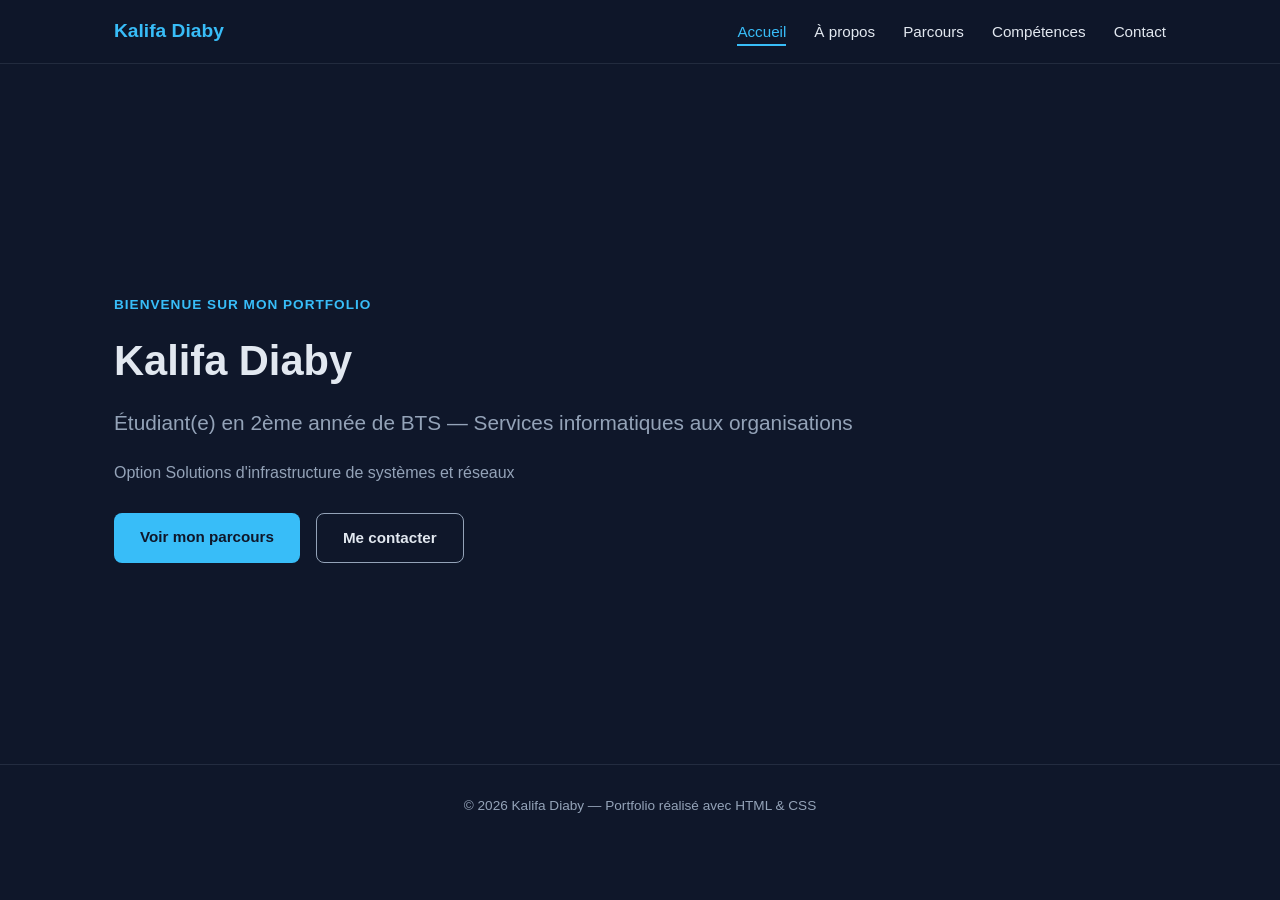
<file: index.html>
<!DOCTYPE html>
<html lang="fr">
<head>
<meta charset="UTF-8">
<meta name="viewport" content="width=device-width, initial-scale=1.0">
<title>Accueil - Mon Portfolio</title>
<link rel="stylesheet" href="style.css">
</head>
<body>

<!--
  ============================================================
  COMMENT PERSONNALISER CE PORTFOLIO (6 pages)
  ============================================================
  1. Cherchez les zones marquées "MODIFIER ICI" dans chaque
     fichier .html : index.html, apropos.html, parcours.html,
     competences.html, projets.html, contact.html.
  2. Les couleurs et le style communs sont dans style.css
     (variables --couleur-... en haut du fichier).
  3. Le menu de navigation est répété dans chaque page : si
     vous changez votre nom/logo, faites-le dans les 6 fichiers.
  4. Pour votre photo, remplacez le lien de <img id="photo-profil">
     par le nom de votre fichier image placé dans le même dossier.
  ============================================================
-->

<header>
  <nav>
    <!-- MODIFIER ICI : votre nom / logo (répété sur les 6 pages) -->
    <a href="index.html" class="logo">Kalifa Diaby</a>
    <button class="menu-toggle" id="menu-toggle" aria-label="Menu">
      <span></span><span></span><span></span>
    </button>
    <ul id="menu">
      <li><a href="index.html" class="actif">Accueil</a></li>
      <li><a href="apropos.html">À propos</a></li>
      <li><a href="parcours.html">Parcours</a></li>
      <li><a href="competences.html">Compétences</a></li>
      <li><a href="contact.html">Contact</a></li>
    </ul>
  </nav>
</header>

<section class="hero">
  <div class="hero-texte">
    <p class="intro">Bienvenue sur mon portfolio</p>
    <!-- MODIFIER ICI : nom et titre -->
    <h1>Kalifa Diaby</span></h1>
    <h2>Étudiant(e) en 2ème année de BTS &mdash; Services informatiques aux organisations</h2>
    <p class="description">
      Option Solutions d'infrastructure de systèmes et réseaux
      
    </p>
    <div class="boutons">
      <a href="parcours.html" class="btn btn-principal">Voir mon parcours</a>
      <a href="contact.html" class="btn btn-secondaire">Me contacter</a>
    </div>
  </div>
  <div class="hero-photo">
    <!-- MODIFIER ICI : remplacez le lien par le nom de votre fichier image -->
   
  </div>
</section>

<footer>
  <!-- MODIFIER ICI : votre nom -->
  <p>&copy; <span id="annee"></span> Kalifa Diaby &mdash; Portfolio réalisé avec HTML &amp; CSS</p>
</footer>

<script src="script.js"></script>
</body>
</html>
</file>
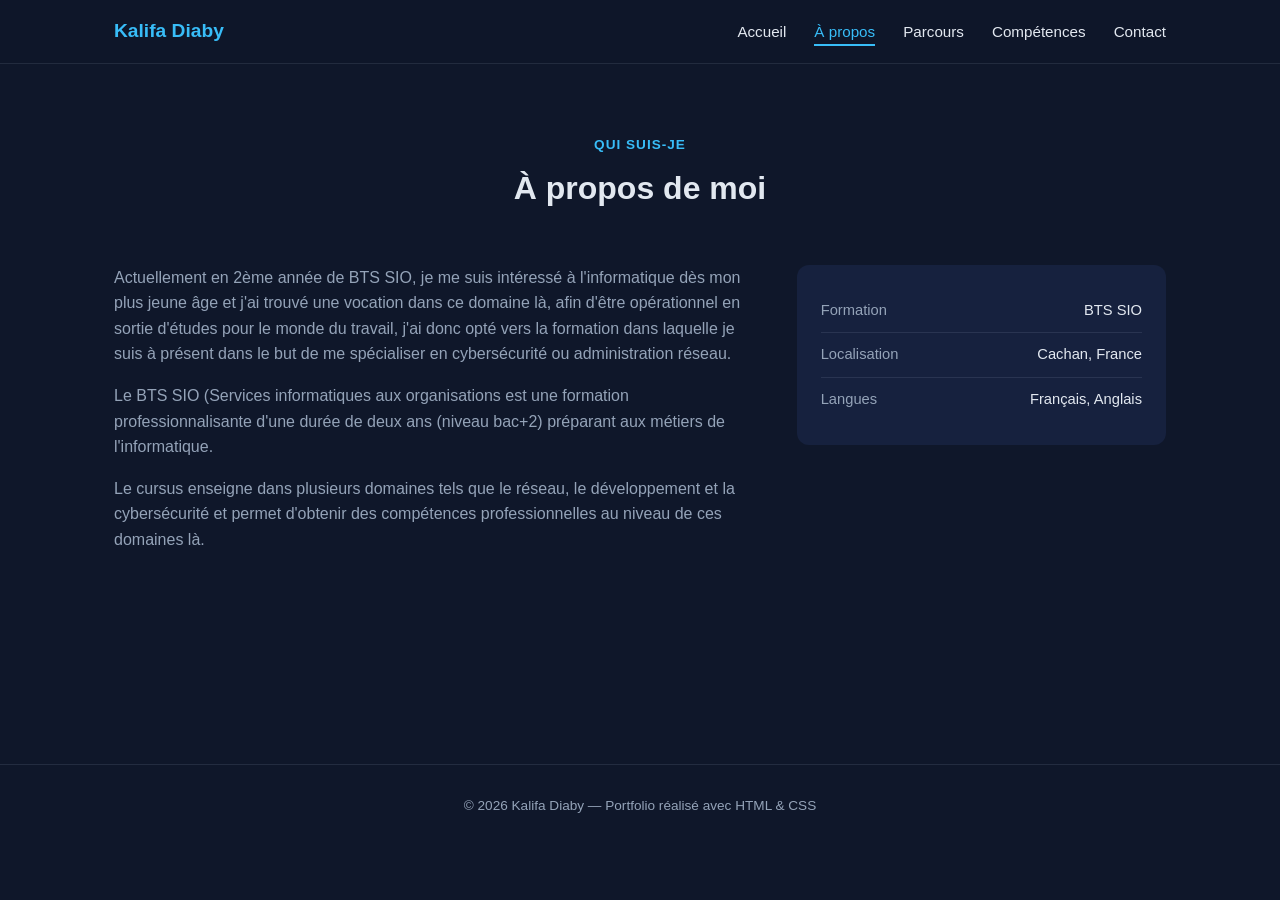
<file: apropos.html>
<!DOCTYPE html>
<html lang="fr">
<head>
<meta charset="UTF-8">
<meta name="viewport" content="width=device-width, initial-scale=1.0">
<title>À propos - Mon Portfolio</title>
<link rel="stylesheet" href="style.css">
</head>
<body>

<header>
  <nav>
    <!-- MODIFIER ICI : votre nom / logo (répété sur les 6 pages) -->
    <a href="index.html" class="logo">Kalifa Diaby</a>
    <button class="menu-toggle" id="menu-toggle" aria-label="Menu">
      <span></span><span></span><span></span>
    </button>
    <ul id="menu">
      <li><a href="index.html">Accueil</a></li>
      <li><a href="apropos.html" class="actif">À propos</a></li>
      <li><a href="parcours.html">Parcours</a></li>
      <li><a href="competences.html">Compétences</a></li>
      <li><a href="contact.html">Contact</a></li>
    </ul>
  </nav>
</header>

<main>
  <div class="titre-page">
    <p class="label">Qui suis-je</p>
    <h1>À propos de moi</h1>
  </div>

  <div class="apropos-contenu">
    <div class="apropos-texte">
      <!-- MODIFIER ICI : votre présentation détaillée -->
      <p>
        Actuellement en 2ème année de BTS SIO, je me suis intéressé à 
        l'informatique dès mon plus jeune âge et j'ai trouvé une vocation
        dans ce domaine là, afin d'être opérationnel en sortie d'études 
        pour le monde du travail, j'ai donc opté vers la formation dans 
        laquelle je suis à présent dans le but de me spécialiser en
        cybersécurité ou administration réseau.
      </p>
      <p>
        Le BTS SIO (Services informatiques aux organisations est une 
        formation professionnalisante d'une durée de deux ans (niveau bac+2) 
        préparant aux métiers de l'informatique.
      </p>
      <p>
        Le cursus enseigne dans plusieurs domaines tels que le réseau, le 
        développement et la cybersécurité et permet d'obtenir des compétences 
        professionnelles au niveau de ces domaines là.
      </p>
    </div>
    <div class="apropos-infos">
      <ul>
        <!-- MODIFIER ICI : vos informations personnelles -->
        <li><span>Formation</span><span>BTS SIO</span></li>
        <li><span>Localisation</span><span>Cachan, France</span></li>
        <li><span>Langues</span><span>Français, Anglais</span></li>
      </ul>
    </div>
  </div>
</main>

<footer>
  <!-- MODIFIER ICI : votre nom -->
  <p>&copy; <span id="annee"></span> Kalifa Diaby &mdash; Portfolio réalisé avec HTML &amp; CSS</p>
</footer>

<script src="script.js"></script>
</body>
</html>
</file>
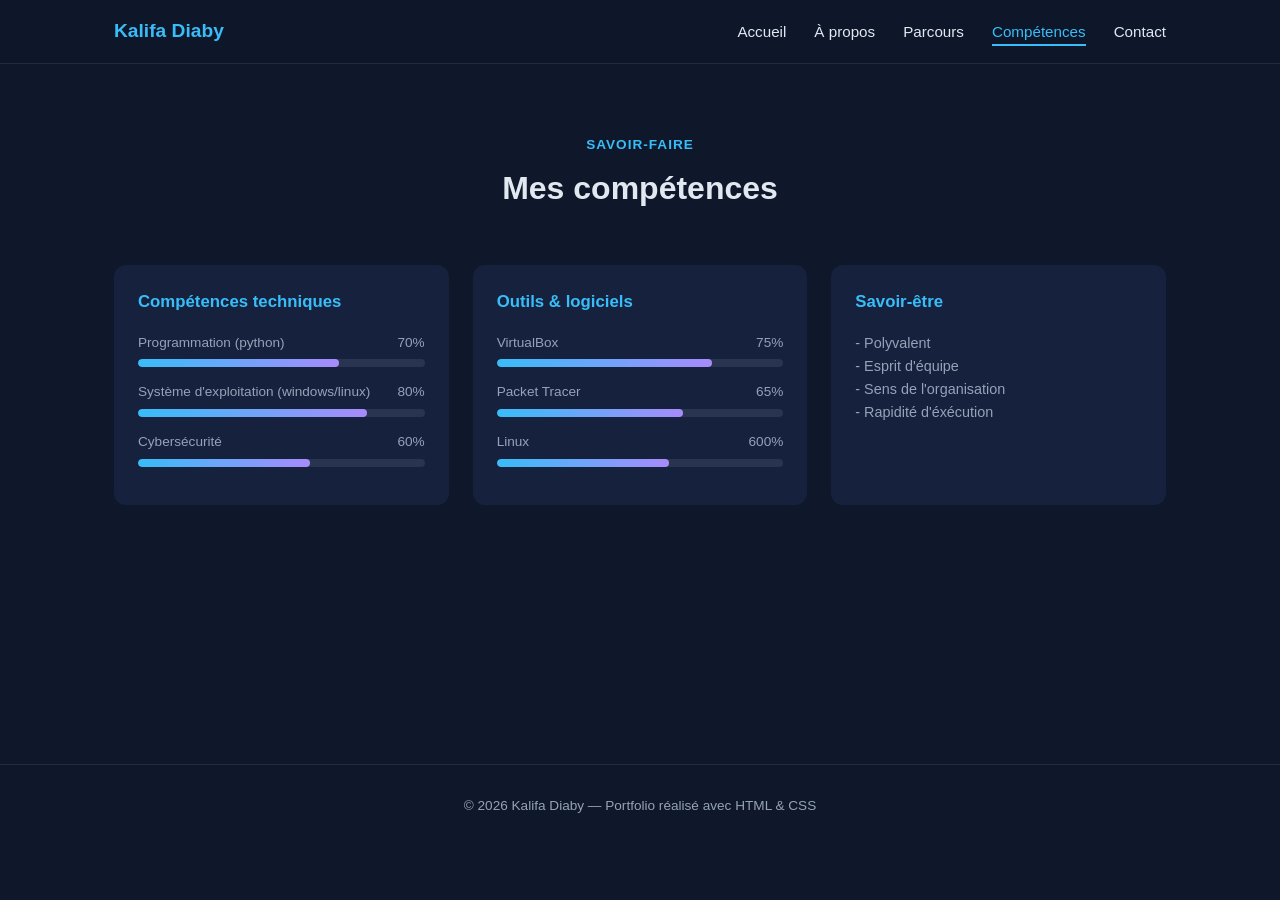
<file: competences.html>
<!DOCTYPE html>
<html lang="fr">
<head>
<meta charset="UTF-8">
<meta name="viewport" content="width=device-width, initial-scale=1.0">
<title>Compétences - Mon Portfolio</title>
<link rel="stylesheet" href="style.css">
</head>
<body>

<header>
  <nav>
    <!-- MODIFIER ICI : votre nom / logo (répété sur les 6 pages) -->
    <a href="index.html" class="logo">Kalifa Diaby</a>
    <button class="menu-toggle" id="menu-toggle" aria-label="Menu">
      <span></span><span></span><span></span>
    </button>
    <ul id="menu">
      <li><a href="index.html">Accueil</a></li>
      <li><a href="apropos.html">À propos</a></li>
      <li><a href="parcours.html">Parcours</a></li>
      <li><a href="competences.html" class="actif">Compétences</a></li>
      <li><a href="contact.html">Contact</a></li>
    </ul>
  </nav>
</header>

<main>
  <div class="titre-page">
    <p class="label">Savoir-faire</p>
    <h1>Mes compétences</h1>
  </div>

  <div class="competences-grille">

    <!-- MODIFIER ICI : catégorie de compétences n°1 -->
    <div class="competence-carte">
      <h3>Compétences techniques</h3>

      <div class="barre">
        <div class="nom-barre"><span>Programmation (python)</span><span>70%</span></div>
        <div class="barre-fond"><div class="barre-remplissage" style="width: 70%;"></div></div>
      </div>

      <div class="barre">
        <div class="nom-barre"><span>Système d'exploitation (windows/linux)</span><span>80%</span></div>
        <div class="barre-fond"><div class="barre-remplissage" style="width: 80%;"></div></div>
      </div>

      <div class="barre">
        <div class="nom-barre"><span>Cybersécurité</span><span>60%</span></div>
        <div class="barre-fond"><div class="barre-remplissage" style="width: 60%;"></div></div>
      </div>
    </div>

    <!-- MODIFIER ICI : catégorie de compétences n°2 -->
    <div class="competence-carte">
      <h3>Outils &amp; logiciels</h3>

      <div class="barre">
        <div class="nom-barre"><span>VirtualBox</span><span>75%</span></div>
        <div class="barre-fond"><div class="barre-remplissage" style="width: 75%;"></div></div>
      </div>

      <div class="barre">
        <div class="nom-barre"><span>Packet Tracer</span><span>65%</span></div>
        <div class="barre-fond"><div class="barre-remplissage" style="width: 65%;"></div></div>
      </div>

      <div class="barre">
        <div class="nom-barre"><span>Linux</span><span>600%</span></div>
        <div class="barre-fond"><div class="barre-remplissage" style="width: 60%;"></div></div>
      </div>
    </div>

    <!-- MODIFIER ICI : compétences humaines / transversales -->
    <div class="competence-carte">
      <h3>Savoir-être</h3>
      <p style="color: var(--couleur-texte-doux); font-size: 0.9rem;">
        - Polyvalent
       </p>
       <p style="color: var(--couleur-texte-doux); font-size: 0.9rem;"> 
      - Esprit d'équipe
       </p>
        <p style="color: var(--couleur-texte-doux); font-size: 0.9rem;">
       - Sens de l'organisation
       </p>
        <p style="color: var(--couleur-texte-doux); font-size: 0.9rem;">
       - Rapidité d'éxécution
       </p>
    </div>

  </div>
</main>

<footer>
  <!-- MODIFIER ICI : votre nom -->
  <p>&copy; <span id="annee"></span> Kalifa Diaby &mdash; Portfolio réalisé avec HTML &amp; CSS</p>
</footer>

<script src="script.js"></script>
</body>
</html>
</file>
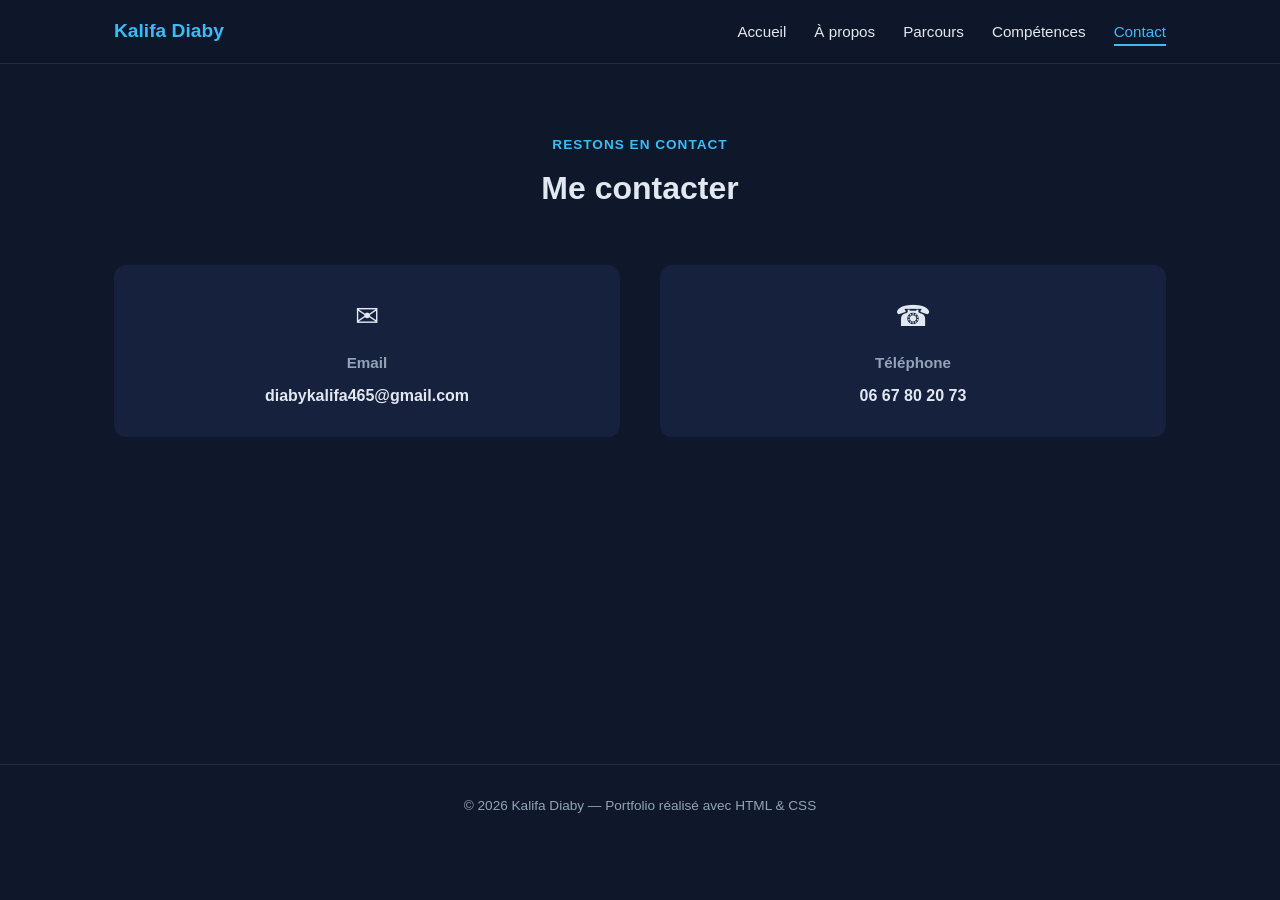
<file: contact.html>
<!DOCTYPE html>
<html lang="fr">
<head>
<meta charset="UTF-8">
<meta name="viewport" content="width=device-width, initial-scale=1.0">
<title>Contact - Mon Portfolio</title>
<link rel="stylesheet" href="style.css">
</head>
<body>

<header>
  <nav>
    <!-- MODIFIER ICI : votre nom / logo (répété sur les 6 pages) -->
    <a href="index.html" class="logo">Kalifa Diaby</a>
    <button class="menu-toggle" id="menu-toggle" aria-label="Menu">
      <span></span><span></span><span></span>
    </button>
    <ul id="menu">
      <li><a href="index.html">Accueil</a></li>
      <li><a href="apropos.html">À propos</a></li>
      <li><a href="parcours.html">Parcours</a></li>
      <li><a href="competences.html">Compétences</a></li>
      <li><a href="contact.html" class="actif">Contact</a></li>
    </ul>
  </nav>
</header>

<main>
  <div class="titre-page">
    <p class="label">Restons en contact</p>
    <h1>Me contacter</h1>
  </div>

  <div class="contact-contenu">

    <!-- MODIFIER ICI : votre email -->
    <div class="contact-carte">
      <div class="icone">&#9993;</div>
      <h3>Email</h3>
      <a href="mailto:votre.email@exemple.com">diabykalifa465@gmail.com</a>
    </div>

    <!-- MODIFIER ICI : votre téléphone -->
    <div class="contact-carte">
      <div class="icone">&#9742;</div>
      <h3>Téléphone</h3>
      <p>06 67 80 20 73</p>
    </div>



    

  </div>
</main>

<footer>
  <!-- MODIFIER ICI : votre nom -->
  <p>&copy; <span id="annee"></span> Kalifa Diaby &mdash; Portfolio réalisé avec HTML &amp; CSS</p>
</footer>

<script src="script.js"></script>
</body>
</html>
</file>
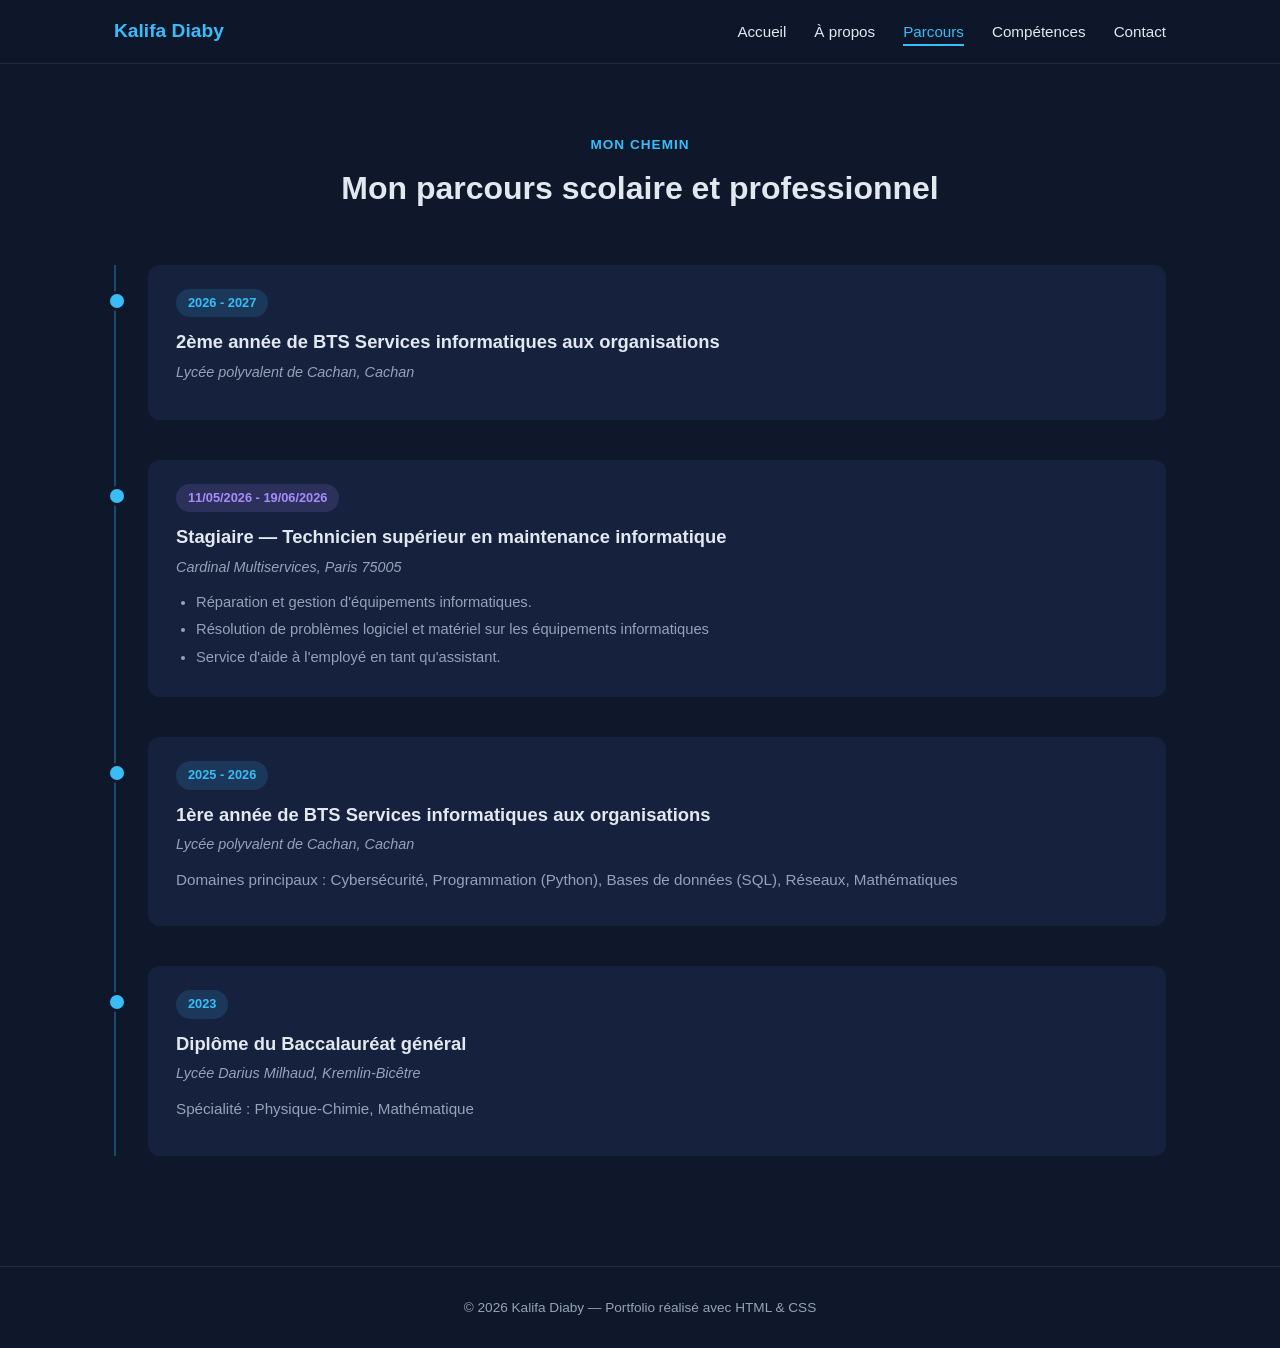
<file: parcours.html>
<!DOCTYPE html>
<html lang="fr">
<head>
<meta charset="UTF-8">
<meta name="viewport" content="width=device-width, initial-scale=1.0">
<title>Parcours - Mon Portfolio</title>
<link rel="stylesheet" href="style.css">
</head>
<body>

<header>
  <nav>
    <!-- MODIFIER ICI : votre nom / logo (répété sur les 6 pages) -->
    <a href="index.html" class="logo">Kalifa Diaby</a>
    <button class="menu-toggle" id="menu-toggle" aria-label="Menu">
      <span></span><span></span><span></span>
    </button>
    <ul id="menu">
      <li><a href="index.html">Accueil</a></li>
      <li><a href="apropos.html">À propos</a></li>
      <li><a href="parcours.html" class="actif">Parcours</a></li>
      <li><a href="competences.html">Compétences</a></li>
      <li><a href="contact.html">Contact</a></li>
    </ul>
  </nav>
</header>

<main>
  <div class="titre-page">
    <p class="label">Mon chemin</p>
    <h1>Mon parcours scolaire et professionnel</h1>
  </div>

  <div class="timeline">

    <!--
      Chaque bloc "etape" = une étape de votre parcours.
      Ajoutez la classe "pro" pour une expérience professionnelle
      (change la couleur du badge de période).
      Copiez/collez un bloc pour en ajouter un nouveau.
      Ordre conseillé : du plus récent (en haut) au plus ancien (en bas).
    -->

    <!-- MODIFIER ICI : Année 2 de BTS (ou année la plus récente) -->
    <div class="etape">
      <span class="periode">2026 - 2027</span>
      <h3>2ème année de BTS Services informatiques aux organisations</h3>
      <div class="lieu">Lycée polyvalent de Cachan, Cachan</div>
      <p class="detail">
        
      </p>
      <ul class="taches">
      </ul>
    </div>

    <!-- MODIFIER ICI : un stage ou une expérience professionnelle -->
    <div class="etape pro">
      <span class="periode">11/05/2026 - 19/06/2026</span>
      <h3>Stagiaire &mdash; Technicien supérieur en maintenance informatique</h3>
      <div class="lieu">Cardinal Multiservices, Paris 75005</div>
      <p class="detail">
      </p>
      <ul class="taches">
        <li>Réparation et gestion d'équipements informatiques.</li>
        <li>Résolution de problèmes logiciel et matériel sur les équipements informatiques</li>
        <li>Service d'aide à l'employé en tant qu'assistant.</li>
      </ul>
    </div>

    <!-- MODIFIER ICI : Année 1 de BTS -->
    <div class="etape">
      <span class="periode">2025 - 2026</span>
      <h3>1ère année de BTS Services informatiques aux organisations</h3>
      <div class="lieu">Lycée polyvalent de Cachan, Cachan</div>
      <p class="detail">
        Domaines principaux : Cybersécurité, Programmation (Python), Bases de données (SQL), Réseaux, Mathématiques
      </p>
      <ul class="taches">
      </ul>
    </div>

    <!-- MODIFIER ICI : votre diplôme précédent (Bac, etc.) -->
    <div class="etape">
      <span class="periode">2023</span>
      <h3>Diplôme du Baccalauréat général</h3>
      <div class="lieu">Lycée Darius Milhaud, Kremlin-Bicêtre</div>
      <p class="detail">
        Spécialité : Physique-Chimie, Mathématique
      </p>
    </div>

    <!--
      Pour ajouter une autre étape (autre stage, job d'été,
      formation complémentaire...), dupliquez un des blocs
      ci-dessus et modifiez son contenu.
    -->

  </div>
</main>

<footer>
  <!-- MODIFIER ICI : votre nom -->
  <p>&copy; <span id="annee"></span> Kalifa Diaby &mdash; Portfolio réalisé avec HTML &amp; CSS</p>
</footer>

<script src="script.js"></script>
</body>
</html>
</file>
<file: style.css>
:root {
  --couleur-fond: #0f172a;
  --couleur-fond-clair: #1e293b;
  --couleur-accent: #38bdf8;
  --couleur-accent-2: #a78bfa;
  --couleur-texte: #e2e8f0;
  --couleur-texte-doux: #94a3b8;
  --couleur-carte: #16213e;
}

* {
  margin: 0;
  padding: 0;
  box-sizing: border-box;
}

html {
  scroll-behavior: smooth;
}

body {
  font-family: 'Segoe UI', Arial, sans-serif;
  background-color: var(--couleur-fond);
  color: var(--couleur-texte);
  line-height: 1.6;
}

/* ---------- NAVIGATION ---------- */
header {
  position: sticky;
  top: 0;
  z-index: 100;
  background-color: rgba(15, 23, 42, 0.95);
  backdrop-filter: blur(6px);
  border-bottom: 1px solid rgba(148, 163, 184, 0.15);
}

nav {
  max-width: 1100px;
  margin: 0 auto;
  display: flex;
  align-items: center;
  justify-content: space-between;
  padding: 16px 24px;
}

nav .logo {
  font-weight: 700;
  font-size: 1.2rem;
  color: var(--couleur-accent);
  text-decoration: none;
}

nav ul {
  display: flex;
  list-style: none;
  gap: 28px;
}

nav ul li a {
  color: var(--couleur-texte);
  text-decoration: none;
  font-size: 0.95rem;
  transition: color 0.2s;
  padding-bottom: 4px;
}

nav ul li a:hover {
  color: var(--couleur-accent);
}

nav ul li a.actif {
  color: var(--couleur-accent);
  border-bottom: 2px solid var(--couleur-accent);
}

.menu-toggle {
  display: none;
  flex-direction: column;
  gap: 5px;
  cursor: pointer;
  background: none;
  border: none;
}

.menu-toggle span {
  width: 24px;
  height: 2px;
  background-color: var(--couleur-texte);
}

/* ---------- HERO (page d'accueil) ---------- */
.hero {
  max-width: 1100px;
  margin: 0 auto;
  padding: 90px 24px 60px;
  display: flex;
  align-items: center;
  gap: 48px;
  flex-wrap: wrap;
  min-height: calc(100vh - 200px);
}

.hero-texte {
  flex: 1;
  min-width: 280px;
}

.hero-texte p.intro {
  color: var(--couleur-accent);
  font-weight: 600;
  letter-spacing: 1px;
  text-transform: uppercase;
  font-size: 0.85rem;
  margin-bottom: 12px;
}

.hero-texte h1 {
  font-size: 2.6rem;
  margin-bottom: 12px;
}

.hero-texte h1 span {
  color: var(--couleur-accent);
}

.hero-texte h2 {
  font-size: 1.3rem;
  color: var(--couleur-texte-doux);
  font-weight: 400;
  margin-bottom: 20px;
}

.hero-texte p.description {
  color: var(--couleur-texte-doux);
  max-width: 520px;
  margin-bottom: 28px;
}

.boutons {
  display: flex;
  gap: 16px;
  flex-wrap: wrap;
}

.btn {
  display: inline-block;
  padding: 12px 26px;
  border-radius: 8px;
  text-decoration: none;
  font-weight: 600;
  font-size: 0.95rem;
  transition: transform 0.2s, box-shadow 0.2s;
}

.btn-principal {
  background-color: var(--couleur-accent);
  color: #0f172a;
}

.btn-secondaire {
  border: 1px solid var(--couleur-texte-doux);
  color: var(--couleur-texte);
}

.btn:hover {
  transform: translateY(-3px);
  box-shadow: 0 8px 20px rgba(56, 189, 248, 0.25);
}

.hero-photo {
  flex-shrink: 0;
}

.hero-photo img {
  width: 220px;
  height: 220px;
  border-radius: 50%;
  object-fit: cover;
  border: 3px solid var(--couleur-accent);
}

/* ---------- SECTIONS GENERALES / PAGES ---------- */
main {
  max-width: 1100px;
  margin: 0 auto;
  padding: 70px 24px;
  min-height: calc(100vh - 200px);
}

.titre-page {
  text-align: center;
  margin-bottom: 50px;
}

.titre-page p.label {
  color: var(--couleur-accent);
  font-weight: 600;
  letter-spacing: 1px;
  text-transform: uppercase;
  font-size: 0.85rem;
  margin-bottom: 8px;
}

.titre-page h1 {
  font-size: 2rem;
}

/* ---------- A PROPOS ---------- */
.apropos-contenu {
  display: flex;
  gap: 40px;
  flex-wrap: wrap;
}

.apropos-texte {
  flex: 2;
  min-width: 280px;
  color: var(--couleur-texte-doux);
}

.apropos-texte p {
  margin-bottom: 16px;
}

.apropos-infos {
  flex: 1;
  min-width: 220px;
  background-color: var(--couleur-carte);
  border-radius: 12px;
  padding: 24px;
  align-self: flex-start;
}

.apropos-infos ul {
  list-style: none;
}

.apropos-infos li {
  display: flex;
  justify-content: space-between;
  padding: 10px 0;
  border-bottom: 1px solid rgba(148, 163, 184, 0.15);
  font-size: 0.92rem;
}

.apropos-infos li:last-child {
  border-bottom: none;
}

.apropos-infos li span:first-child {
  color: var(--couleur-texte-doux);
}

/* ---------- PARCOURS (timeline) ---------- */
.timeline {
  position: relative;
  padding-left: 32px;
  border-left: 2px solid rgba(56, 189, 248, 0.3);
}

.etape {
  position: relative;
  margin-bottom: 40px;
  background-color: var(--couleur-carte);
  border-radius: 12px;
  padding: 24px 28px;
}

.etape::before {
  content: "";
  position: absolute;
  left: -41px;
  top: 26px;
  width: 14px;
  height: 14px;
  border-radius: 50%;
  background-color: var(--couleur-accent);
  border: 3px solid var(--couleur-fond);
}

.etape .periode {
  display: inline-block;
  background-color: rgba(56, 189, 248, 0.15);
  color: var(--couleur-accent);
  font-size: 0.8rem;
  font-weight: 600;
  padding: 4px 12px;
  border-radius: 20px;
  margin-bottom: 10px;
}

.etape.pro .periode {
  background-color: rgba(167, 139, 250, 0.15);
  color: var(--couleur-accent-2);
}

.etape h3 {
  font-size: 1.15rem;
  margin-bottom: 4px;
}

.etape .lieu {
  color: var(--couleur-texte-doux);
  font-size: 0.9rem;
  margin-bottom: 12px;
  font-style: italic;
}

.etape p.detail {
  color: var(--couleur-texte-doux);
  font-size: 0.95rem;
  margin-bottom: 10px;
}

.etape ul.taches {
  color: var(--couleur-texte-doux);
  font-size: 0.92rem;
  padding-left: 20px;
}

.etape ul.taches li {
  margin-bottom: 4px;
}

/* ---------- COMPETENCES ---------- */
.competences-grille {
  display: grid;
  grid-template-columns: repeat(auto-fit, minmax(240px, 1fr));
  gap: 24px;
}

.competence-carte {
  background-color: var(--couleur-carte);
  border-radius: 12px;
  padding: 24px;
}

.competence-carte h3 {
  margin-bottom: 16px;
  font-size: 1.05rem;
  color: var(--couleur-accent);
}

.barre {
  margin-bottom: 14px;
}

.barre .nom-barre {
  display: flex;
  justify-content: space-between;
  font-size: 0.85rem;
  margin-bottom: 6px;
  color: var(--couleur-texte-doux);
}

.barre-fond {
  background-color: rgba(148, 163, 184, 0.15);
  border-radius: 8px;
  height: 8px;
  overflow: hidden;
}

.barre-remplissage {
  height: 100%;
  border-radius: 8px;
  background: linear-gradient(90deg, var(--couleur-accent), var(--couleur-accent-2));
}

/* ---------- PROJETS ---------- */
.projets-grille {
  display: grid;
  grid-template-columns: repeat(auto-fit, minmax(280px, 1fr));
  gap: 24px;
}

.projet-carte {
  background-color: var(--couleur-carte);
  border-radius: 12px;
  overflow: hidden;
  display: flex;
  flex-direction: column;
  transition: transform 0.2s;
}

.projet-carte:hover {
  transform: translateY(-6px);
}

.projet-image {
  width: 100%;
  height: 160px;
  background-color: rgba(56, 189, 248, 0.1);
  display: flex;
  align-items: center;
  justify-content: center;
  color: var(--couleur-accent);
  font-size: 0.85rem;
}

.projet-contenu {
  padding: 20px;
  flex: 1;
  display: flex;
  flex-direction: column;
}

.projet-contenu h3 {
  margin-bottom: 8px;
  font-size: 1.05rem;
}

.projet-contenu p {
  color: var(--couleur-texte-doux);
  font-size: 0.9rem;
  margin-bottom: 16px;
  flex: 1;
}

.tags {
  display: flex;
  gap: 8px;
  flex-wrap: wrap;
  margin-bottom: 16px;
}

.tag {
  background-color: rgba(167, 139, 250, 0.15);
  color: var(--couleur-accent-2);
  font-size: 0.75rem;
  padding: 4px 10px;
  border-radius: 20px;
}

.projet-contenu a {
  color: var(--couleur-accent);
  text-decoration: none;
  font-weight: 600;
  font-size: 0.9rem;
}

.projet-contenu a:hover {
  text-decoration: underline;
}

/* ---------- CONTACT ---------- */
.contact-contenu {
  display: flex;
  gap: 40px;
  flex-wrap: wrap;
  justify-content: center;
  text-align: center;
}

.contact-carte {
  background-color: var(--couleur-carte);
  border-radius: 12px;
  padding: 28px;
  min-width: 200px;
  flex: 1;
}

.contact-carte .icone {
  font-size: 1.8rem;
  margin-bottom: 12px;
}

.contact-carte h3 {
  font-size: 0.95rem;
  color: var(--couleur-texte-doux);
  margin-bottom: 8px;
}

.contact-carte a, .contact-carte p {
  color: var(--couleur-texte);
  text-decoration: none;
  font-weight: 600;
  word-break: break-word;
}

/* ---------- FOOTER ---------- */
footer {
  text-align: center;
  padding: 30px 24px;
  color: var(--couleur-texte-doux);
  font-size: 0.85rem;
  border-top: 1px solid rgba(148, 163, 184, 0.15);
}

/* ---------- RESPONSIVE ---------- */
@media (max-width: 768px) {
  nav ul {
    position: absolute;
    top: 100%;
    left: 0;
    right: 0;
    background-color: var(--couleur-fond);
    flex-direction: column;
    align-items: center;
    padding: 20px 0;
    gap: 20px;
    display: none;
    border-bottom: 1px solid rgba(148, 163, 184, 0.15);
  }

  nav ul.ouvert {
    display: flex;
  }

  .menu-toggle {
    display: flex;
  }

  .hero {
    flex-direction: column-reverse;
    text-align: center;
    padding-top: 50px;
  }

  .hero-texte p.description {
    margin-left: auto;
    margin-right: auto;
  }

  .boutons {
    justify-content: center;
  }
}
</file>
